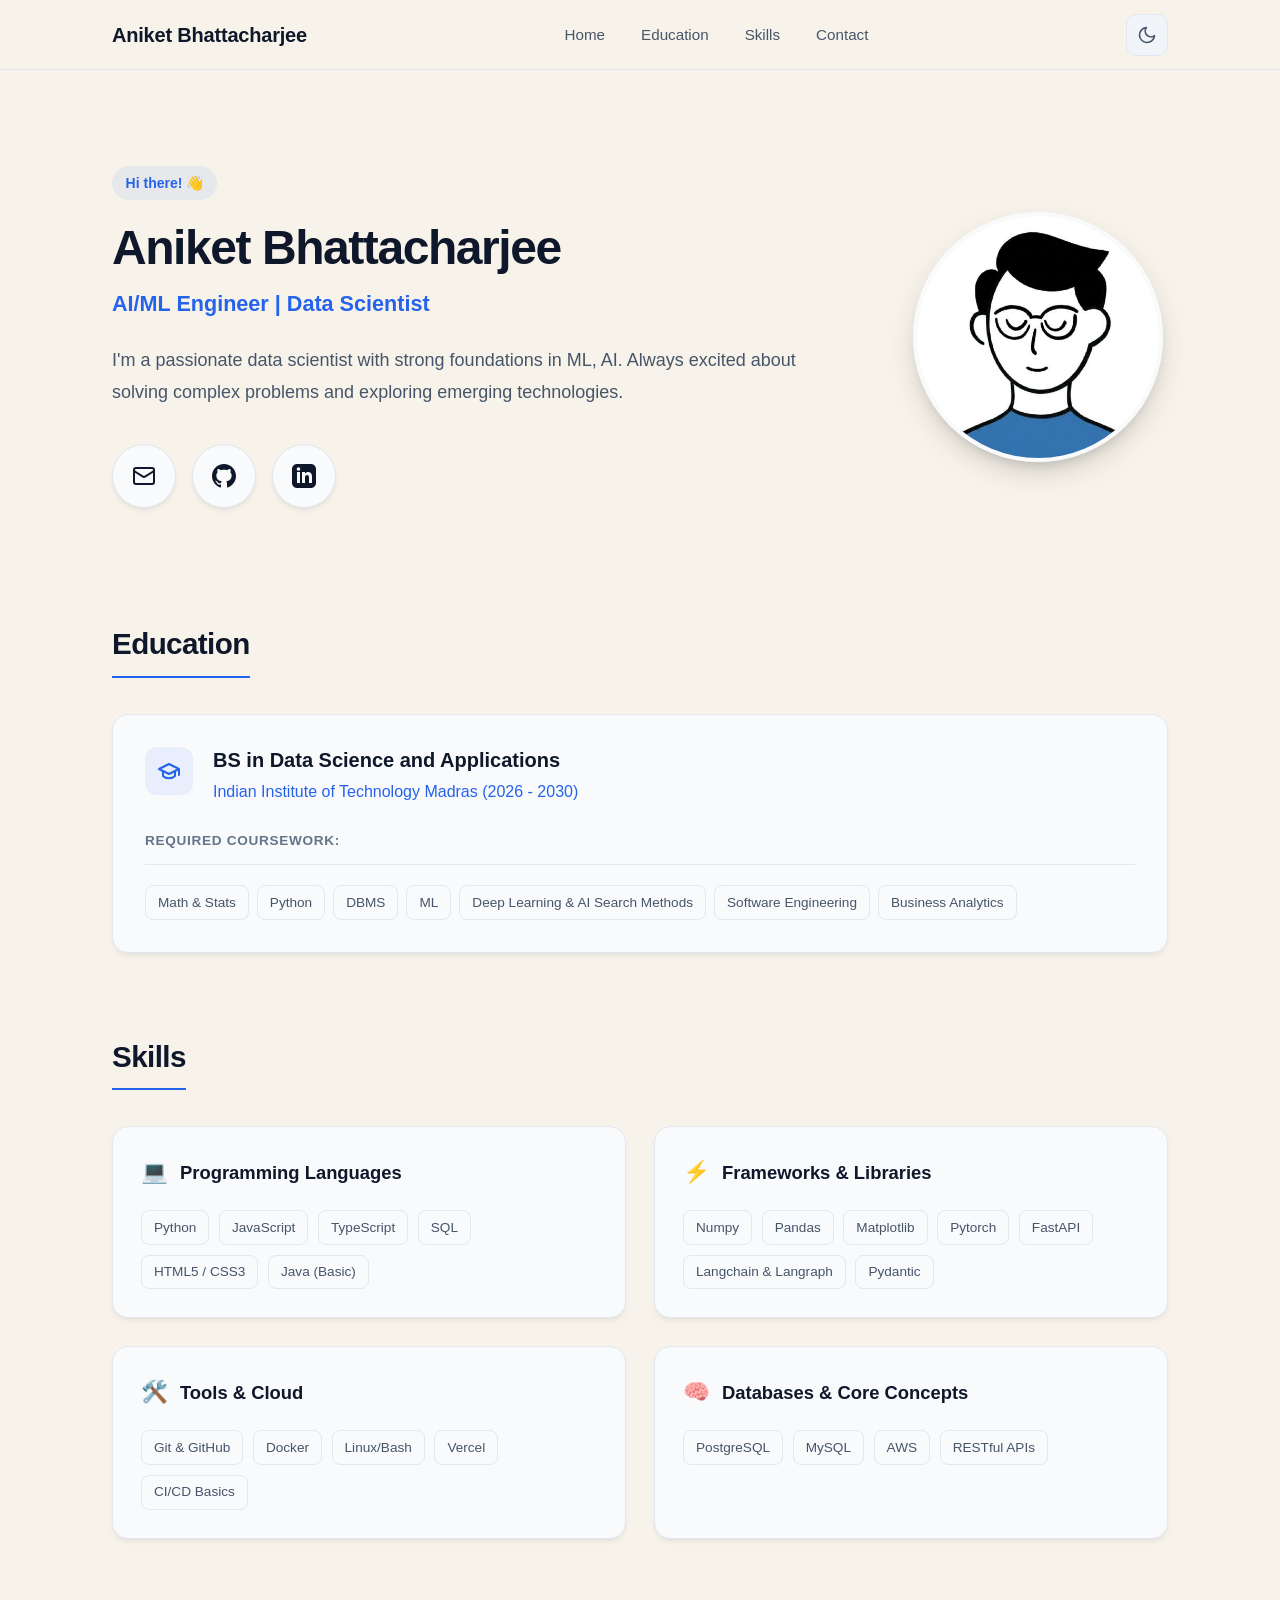
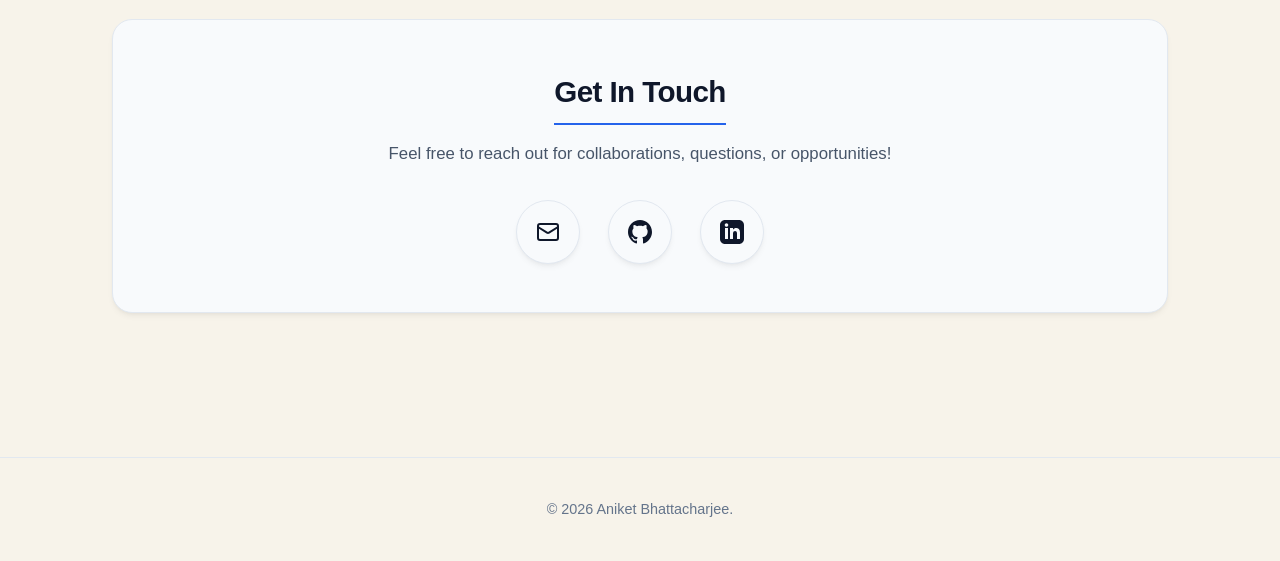
<file: index.html>
<!DOCTYPE html>
<html lang="en">
<head>
    <meta charset="UTF-8">
    <meta name="viewport" content="width=device-width, initial-scale=1.0">
    <meta name="description" content="Aniket Bhattacharjee - Portfolio">
    <title>Aniket Bhattacharjee</title>
    <!-- Prevent theme flash -->
    <script>
        (function() {
            const savedTheme = localStorage.getItem('theme');
            const prefersDark = window.matchMedia('(prefers-color-scheme: dark)').matches;
            const theme = savedTheme || (prefersDark ? 'dark' : 'light');
            document.documentElement.setAttribute('data-theme', theme);
        })();
        window.si = window.si || function () { (window.siq = window.siq || []).push(arguments); };
        
    </script>
    <script defer src="/script.js"></script>

    <link rel="stylesheet" href="styles.css">
    <link rel="icon" type="image/jpeg" href="src/assests/pf.jpg">
</head>
<body>
    <header class="header">
        <nav class="nav">
            <a href="#" class="nav-brand">Aniket Bhattacharjee</a>
            <ul class="nav-links">
                <li><a href="#hero">Home</a></li>
                <li><a href="#education">Education</a></li>
                <li><a href="#skills">Skills</a></li>
                <!-- <li><a href="#projects">Projects</a></li> -->
                <li><a href="#contact">Contact</a></li>
            </ul>
            <button class="theme-toggle" id="themeToggle" aria-label="Toggle theme" title="Toggle theme">
                <!-- Sun Icon for Dark Mode (click to switch to light) -->
                <svg class="sun-icon" xmlns="http://www.w3.org/2000/svg" width="20" height="20" viewBox="0 0 24 24" fill="none" stroke="currentColor" stroke-width="2" stroke-linecap="round" stroke-linejoin="round">
                    <circle cx="12" cy="12" r="5"></circle>
                    <line x1="12" y1="1" x2="12" y2="3"></line>
                    <line x1="12" y1="21" x2="12" y2="23"></line>
                    <line x1="4.22" y1="4.22" x2="5.64" y2="5.64"></line>
                    <line x1="18.36" y1="18.36" x2="19.78" y2="19.78"></line>
                    <line x1="1" y1="12" x2="3" y2="12"></line>
                    <line x1="21" y1="12" x2="23" y2="12"></line>
                    <line x1="4.22" y1="19.78" x2="5.64" y2="18.36"></line>
                    <line x1="18.36" y1="5.64" x2="19.78" y2="4.22"></line>
                </svg>
                <!-- Moon Icon for Light Mode (click to switch to dark) -->
                <svg class="moon-icon" xmlns="http://www.w3.org/2000/svg" width="20" height="20" viewBox="0 0 24 24" fill="none" stroke="currentColor" stroke-width="2" stroke-linecap="round" stroke-linejoin="round">
                    <path d="M21 12.79A9 9 0 1 1 11.21 3 7 7 0 0 0 21 12.79z"></path>
                </svg>
            </button>
        </nav>
    </header>

    <main class="main">
        <!-- Hero Section -->
        <section id="hero" class="hero">
            <div class="hero-content">
                <div class="hero-greeting">Hi there! 👋</div>
                <h1 class="hero-name">Aniket Bhattacharjee</h1>
                <p class="hero-title">AI/ML Engineer | Data Scientist</p>
                <p class="hero-bio">
                    I'm a passionate data scientist with strong foundations in ML, AI.
                    Always excited about solving complex problems and exploring emerging technologies.
                </p>
                <div class="hero-links">
                <a href="mailto:aniketcodes101@zohomail.in" class="contact-icon-btn" aria-label="Email" title="Email">
                    <svg xmlns="http://www.w3.org/2000/svg" width="24" height="24" viewBox="0 0 24 24" fill="none" stroke="currentColor" stroke-width="2" stroke-linecap="round" stroke-linejoin="round">
                        <rect width="20" height="16" x="2" y="4" rx="2"></rect>
                        <path d="m22 7-8.97 5.7a1.94 1.94 0 0 1-2.06 0L2 7"></path>
                    </svg>
                </a>

                <a href="https://github.com/aniketcodes101" target="_blank" rel="noopener noreferrer" class="contact-icon-btn" aria-label="GitHub" title="GitHub">
                    <svg xmlns="http://www.w3.org/2000/svg" width="24" height="24" viewBox="0 0 24 24" fill="currentColor">
                        <path d="M12 0c-6.626 0-12 5.373-12 12 0 5.302 3.438 9.8 8.207 11.387.599.111.793-.261.793-.577v-2.234c-3.338.726-4.033-1.416-4.033-1.416-.546-1.387-1.333-1.756-1.333-1.756-1.089-.745.083-.729.083-.729 1.205.084 1.839 1.237 1.839 1.237 1.07 1.834 2.807 1.304 3.492.997.107-.775.418-1.305.762-1.604-2.665-.305-5.467-1.334-5.467-5.931 0-1.311.469-2.381 1.236-3.221-.124-.303-.535-1.524.117-3.176 0 0 1.008-.322 3.301 1.23.957-.266 1.983-.399 3.003-.404 1.02.005 2.047.138 3.006.404 2.291-1.552 3.297-1.23 3.297-1.23.653 1.653.242 2.874.118 3.176.77.84 1.235 1.911 1.235 3.221 0 4.609-2.807 5.624-5.479 5.921.43.372.823 1.102.823 2.222v3.293c0 .319.192.694.801.576 4.765-1.589 8.199-6.086 8.199-11.386 0-6.627-5.373-12-12-12z"/>
                    </svg>
                </a>

                <a href="https://www.linkedin.com/in/aniketcodes101/" target="_blank" rel="noopener noreferrer" class="contact-icon-btn" aria-label="LinkedIn" title="LinkedIn">
                    <svg xmlns="http://www.w3.org/2000/svg" width="24" height="24" viewBox="0 0 24 24" fill="currentColor">
                        <path d="M19 0h-14c-2.761 0-5 2.239-5 5v14c0 2.761 2.239 5 5 5h14c2.762 0 5-2.239 5-5v-14c0-2.761-2.238-5-5-5zm-11 19h-3v-11h3v11zm-1.5-12.268c-.966 0-1.75-.79-1.75-1.764s.784-1.764 1.75-1.764 1.75.79 1.75 1.764-.783 1.764-1.75 1.764zm13.5 12.268h-3v-5.604c0-3.368-4-3.113-4 0v5.604h-3v-11h3v1.765c1.396-2.586 7-2.777 7 2.476v6.759z"/>
                    </svg>
                </a>
            </div>
            </div>
            <div class="hero-image">
                <img src="src/assests/pf.jpg" alt="Aniket Bhattacharjee" class="headshot">
            </div>
        </section>

        <!-- Education Section -->
        <section id="education" class="section">
            <h2 class="section-title">Education</h2>
            <div class="education-grid">
                <article class="education-card">
                    <div class="education-header">
                        <div class="education-icon-box">
                            <svg xmlns="http://www.w3.org/2000/svg" width="24" height="24" viewBox="0 0 24 24" fill="none" stroke="currentColor" stroke-width="2" stroke-linecap="round" stroke-linejoin="round">
                                <path d="M22 10v6M2 10l10-5 10 5-10 5z"></path>
                                <path d="M6 12v5c3 3 9 3 12 0v-5"></path>
                            </svg>
                        </div>
                        <div class="education-details">
                            <h3 class="education-degree">BS in Data Science and Applications</h3>
                            <p class="education-institution">Indian Institute of Technology Madras            (2026 - 2030) </p>
                        </div>
                    </div>
                    <div class="education-body">
                        <span class="coursework-label">Required Coursework:</span>
                        <div class="education-coursework">
                            
                            <div class="coursework-tags">
                                <span class="tag">Math & Stats</span>
                                <span class="tag">Python</span>
                                <span class="tag">DBMS</span>
                                <span class="tag">ML</span>
                                <span class="tag">Deep Learning & AI Search Methods</span>
                                <span class="tag">Software Engineering </span>
                                <span class="tag">Business Analytics</span>
                            </div>
                        </div>
                    </div>
                </article>
            </div>
        </section>

        <!-- Skills Section -->
        <section id="skills" class="section">
            <h2 class="section-title">Skills</h2>
            <div class="skills-grid">
                <div class="skill-category">
                    <div class="skill-category-header">
                        <div class="category-icon">💻</div>
                        <h3 class="skill-category-title">Programming Languages</h3>
                    </div>
                    <div class="skill-tags">
                        <span class="tag">Python</span>
                        <span class="tag">JavaScript</span>
                        <span class="tag">TypeScript</span>
                        <span class="tag">SQL</span>
                        <span class="tag">HTML5 / CSS3</span>
                        <span class="tag">Java (Basic)</span>
                    </div>
                </div>

                <div class="skill-category">
                    <div class="skill-category-header">
                        <div class="category-icon">⚡</div>
                        <h3 class="skill-category-title">Frameworks & Libraries</h3>
                    </div>
                    <div class="skill-tags">
                        <span class="tag">Numpy</span>
                        <span class="tag">Pandas</span>
                        <span class="tag">Matplotlib</span>
                        <span class="tag">Pytorch</span>
                        <span class="tag">FastAPI</span>
                        <span class="tag">Langchain & Langraph</span>
                        <span class="tag">Pydantic</span>
                    </div>
                </div>

                <div class="skill-category">
                    <div class="skill-category-header">
                        <div class="category-icon">🛠️</div>
                        <h3 class="skill-category-title">Tools & Cloud</h3>
                    </div>
                    <div class="skill-tags">
                        <span class="tag">Git & GitHub</span>
                        <span class="tag">Docker</span>
                        <span class="tag">Linux/Bash</span>
                        <span class="tag">Vercel</span>
                        <span class="tag">CI/CD Basics</span>
                    </div>
                </div>

                <div class="skill-category">
                    <div class="skill-category-header">
                        <div class="category-icon">🧠</div>
                        <h3 class="skill-category-title">Databases & Core Concepts</h3>
                    </div>
                    <div class="skill-tags">
                        <span class="tag">PostgreSQL</span>
                        <span class="tag">MySQL</span>
                        <span class="tag">AWS</span>
                        <span class="tag">RESTful APIs</span>
                    </div>
                </div>
            </div>
        </section>

        <!-- ======================================================== -->
        <!-- PROJECTS SECTION (Currently commented out)   -->
        <!-- ======================================================== -->
        <!--
        <section id="projects" class="section">
            <h2 class="section-title">Featured Projects</h2>
            <div class="projects-grid">
                <article class="project-card">
                    <h3 class="project-title">Project Name One</h3>
                    <p class="project-description">A high-performance full-stack web application built with modern architecture and scalable design.</p>
                    <div class="project-tags">
                        <span class="tag">React</span>
                        <span class="tag">Node.js</span>
                        <span class="tag">PostgreSQL</span>
                    </div>
                    <a href="https://github.com/aniketcodes101" target="_blank" rel="noopener noreferrer" class="project-link">View on GitHub →</a>
                </article>

                <article class="project-card">
                    <h3 class="project-title">Project Name Two</h3>
                    <p class="project-description">An intelligent data processing and analytics tool with automated workflows and insightful visualizations.</p>
                    <div class="project-tags">
                        <span class="tag">Python</span>
                        <span class="tag">FastAPI</span>
                        <span class="tag">Docker</span>
                    </div>
                    <a href="https://github.com/aniketcodes101" target="_blank" rel="noopener noreferrer" class="project-link">View on GitHub →</a>
                </article>

                <article class="project-card">
                    <h3 class="project-title">Project Name Three</h3>
                    <p class="project-description">A modern cloud-native system featuring microservices communication, real-time messaging, and high availability.</p>
                    <div class="project-tags">
                        <span class="tag">TypeScript</span>
                        <span class="tag">Redis</span>
                        <span class="tag">AWS</span>
                    </div>
                    <a href="https://github.com/aniketcodes101" target="_blank" rel="noopener noreferrer" class="project-link">View on GitHub →</a>
                </article>
            </div>
        </section>
    -->

        <!-- Contact Section -->
        <section id="contact" class="section contact-section">
            <div class="contact-header-wrap">
                <h2 class="section-title">Get In Touch</h2>
                <p class="contact-subtitle">
                    Feel free to reach out for collaborations, questions, or opportunities!
                </p>
            </div>

            <div class="contact-icons-row">
                <a href="mailto:aniketcodes101@zohomail.in" class="contact-icon-btn" aria-label="Email" title="Email">
                    <svg xmlns="http://www.w3.org/2000/svg" width="24" height="24" viewBox="0 0 24 24" fill="none" stroke="currentColor" stroke-width="2" stroke-linecap="round" stroke-linejoin="round">
                        <rect width="20" height="16" x="2" y="4" rx="2"></rect>
                        <path d="m22 7-8.97 5.7a1.94 1.94 0 0 1-2.06 0L2 7"></path>
                    </svg>
                </a>

                <a href="https://github.com/aniketcodes101" target="_blank" rel="noopener noreferrer" class="contact-icon-btn" aria-label="GitHub" title="GitHub">
                    <svg xmlns="http://www.w3.org/2000/svg" width="24" height="24" viewBox="0 0 24 24" fill="currentColor">
                        <path d="M12 0c-6.626 0-12 5.373-12 12 0 5.302 3.438 9.8 8.207 11.387.599.111.793-.261.793-.577v-2.234c-3.338.726-4.033-1.416-4.033-1.416-.546-1.387-1.333-1.756-1.333-1.756-1.089-.745.083-.729.083-.729 1.205.084 1.839 1.237 1.839 1.237 1.07 1.834 2.807 1.304 3.492.997.107-.775.418-1.305.762-1.604-2.665-.305-5.467-1.334-5.467-5.931 0-1.311.469-2.381 1.236-3.221-.124-.303-.535-1.524.117-3.176 0 0 1.008-.322 3.301 1.23.957-.266 1.983-.399 3.003-.404 1.02.005 2.047.138 3.006.404 2.291-1.552 3.297-1.23 3.297-1.23.653 1.653.242 2.874.118 3.176.77.84 1.235 1.911 1.235 3.221 0 4.609-2.807 5.624-5.479 5.921.43.372.823 1.102.823 2.222v3.293c0 .319.192.694.801.576 4.765-1.589 8.199-6.086 8.199-11.386 0-6.627-5.373-12-12-12z"/>
                    </svg>
                </a>

                <a href="https://www.linkedin.com/in/aniketcodes101/" target="_blank" rel="noopener noreferrer" class="contact-icon-btn" aria-label="LinkedIn" title="LinkedIn">
                    <svg xmlns="http://www.w3.org/2000/svg" width="24" height="24" viewBox="0 0 24 24" fill="currentColor">
                        <path d="M19 0h-14c-2.761 0-5 2.239-5 5v14c0 2.761 2.239 5 5 5h14c2.762 0 5-2.239 5-5v-14c0-2.761-2.238-5-5-5zm-11 19h-3v-11h3v11zm-1.5-12.268c-.966 0-1.75-.79-1.75-1.764s.784-1.764 1.75-1.764 1.75.79 1.75 1.764-.783 1.764-1.75 1.764zm13.5 12.268h-3v-5.604c0-3.368-4-3.113-4 0v5.604h-3v-11h3v1.765c1.396-2.586 7-2.777 7 2.476v6.759z"/>
                    </svg>
                </a>
            </div>
        </section>
    </main>

    <footer class="footer">
        <p>© 2026 Aniket Bhattacharjee.</p>
    </footer>

    <script src="script.js"></script>
</body>
</html>
</file>
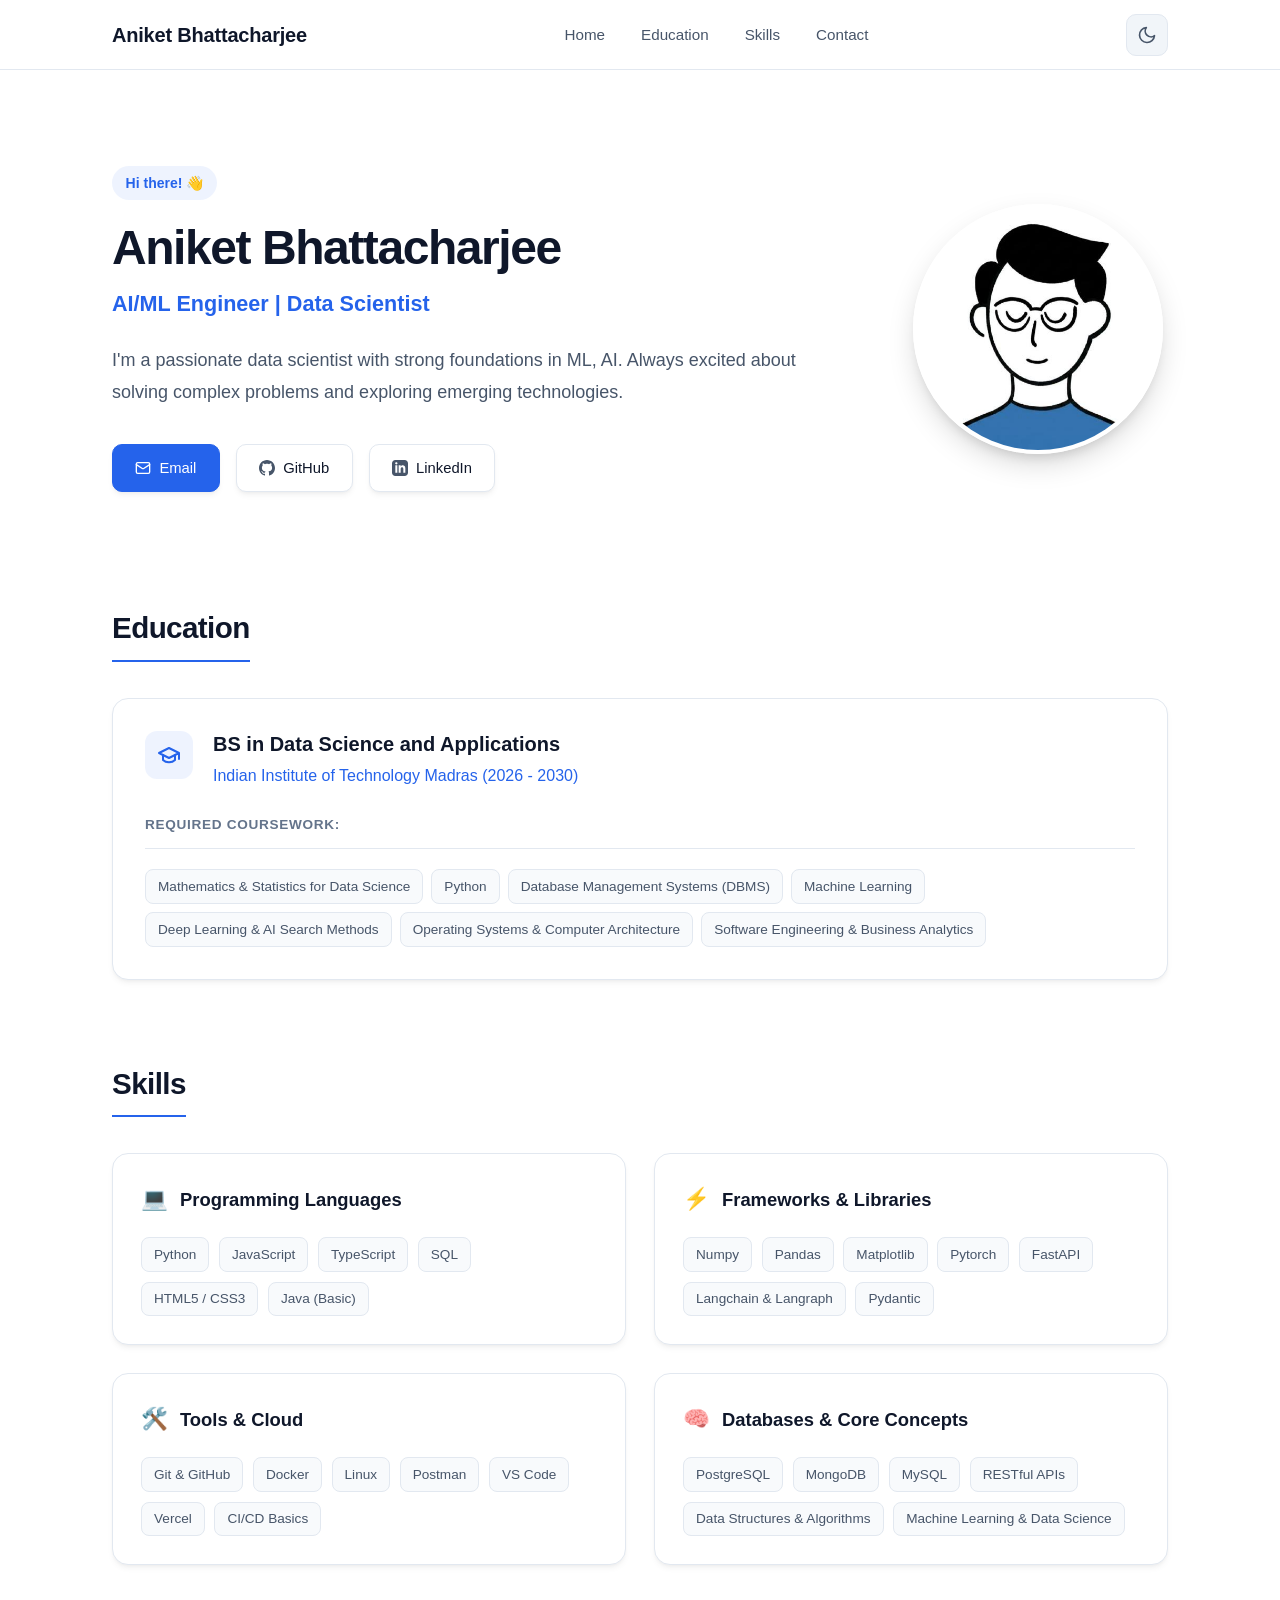
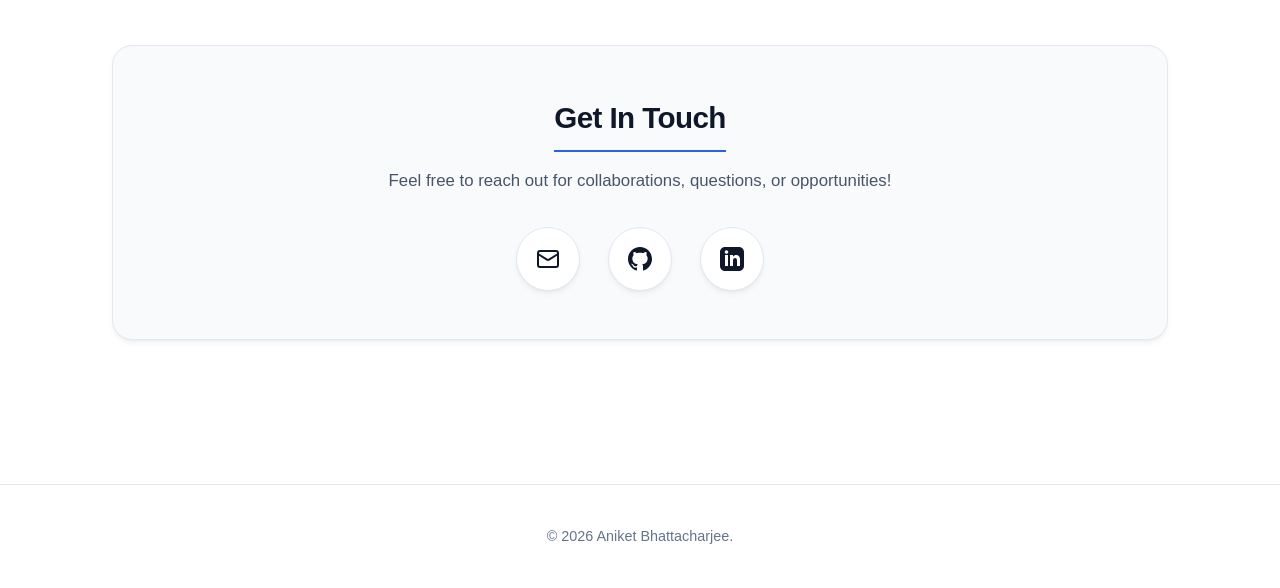
<file: src/index.html>
<!DOCTYPE html>
<html lang="en">
<head>
    <meta charset="UTF-8">
    <meta name="viewport" content="width=device-width, initial-scale=1.0">
    <meta name="description" content="Aniket Bhattacharjee - Portfolio">
    <title>Aniket Bhattacharjee</title>
    <!-- Prevent theme flash -->
    <script>
        (function() {
            const savedTheme = localStorage.getItem('theme');
            const prefersDark = window.matchMedia('(prefers-color-scheme: dark)').matches;
            const theme = savedTheme || (prefersDark ? 'dark' : 'light');
            document.documentElement.setAttribute('data-theme', theme);
        })();
    </script>
    <link rel="stylesheet" href="styles.css">
    <link rel="icon" type="image/jpeg" href="./assests/pf.jpg">
</head>
<body>
    <header class="header">
        <nav class="nav">
            <a href="#" class="nav-brand">Aniket Bhattacharjee</a>
            <ul class="nav-links">
                <li><a href="#hero">Home</a></li>
                <li><a href="#education">Education</a></li>
                <li><a href="#skills">Skills</a></li>
                <!-- <li><a href="#projects">Projects</a></li> -->
                <li><a href="#contact">Contact</a></li>
            </ul>
            <button class="theme-toggle" id="themeToggle" aria-label="Toggle theme" title="Toggle theme">
                <!-- Sun Icon for Dark Mode (click to switch to light) -->
                <svg class="sun-icon" xmlns="http://www.w3.org/2000/svg" width="20" height="20" viewBox="0 0 24 24" fill="none" stroke="currentColor" stroke-width="2" stroke-linecap="round" stroke-linejoin="round">
                    <circle cx="12" cy="12" r="5"></circle>
                    <line x1="12" y1="1" x2="12" y2="3"></line>
                    <line x1="12" y1="21" x2="12" y2="23"></line>
                    <line x1="4.22" y1="4.22" x2="5.64" y2="5.64"></line>
                    <line x1="18.36" y1="18.36" x2="19.78" y2="19.78"></line>
                    <line x1="1" y1="12" x2="3" y2="12"></line>
                    <line x1="21" y1="12" x2="23" y2="12"></line>
                    <line x1="4.22" y1="19.78" x2="5.64" y2="18.36"></line>
                    <line x1="18.36" y1="5.64" x2="19.78" y2="4.22"></line>
                </svg>
                <!-- Moon Icon for Light Mode (click to switch to dark) -->
                <svg class="moon-icon" xmlns="http://www.w3.org/2000/svg" width="20" height="20" viewBox="0 0 24 24" fill="none" stroke="currentColor" stroke-width="2" stroke-linecap="round" stroke-linejoin="round">
                    <path d="M21 12.79A9 9 0 1 1 11.21 3 7 7 0 0 0 21 12.79z"></path>
                </svg>
            </button>
        </nav>
    </header>

    <main class="main">
        <!-- Hero Section -->
        <section id="hero" class="hero">
            <div class="hero-content">
                <div class="hero-greeting">Hi there! 👋</div>
                <h1 class="hero-name">Aniket Bhattacharjee</h1>
                <p class="hero-title">AI/ML Engineer | Data Scientist</p>
                <p class="hero-bio">
                    I'm a passionate data scientist with strong foundations in ML, AI.
                    Always excited about solving complex problems and exploring emerging technologies.
                </p>
                <div class="hero-links">
                    <a href="mailto:aniketcodes101@zohomail.in" class="link-btn link-btn-primary">
                        <svg class="btn-icon" xmlns="http://www.w3.org/2000/svg" width="16" height="16" viewBox="0 0 24 24" fill="none" stroke="currentColor" stroke-width="2" stroke-linecap="round" stroke-linejoin="round">
                            <rect width="20" height="16" x="2" y="4" rx="2"></rect>
                            <path d="m22 7-8.97 5.7a1.94 1.94 0 0 1-2.06 0L2 7"></path>
                        </svg>
                        Email
                    </a>
                    <a href="https://github.com/aniketcodes101" target="_blank" rel="noopener noreferrer" class="link-btn">
                        <svg class="btn-icon" xmlns="http://www.w3.org/2000/svg" width="16" height="16" viewBox="0 0 24 24" fill="currentColor">
                            <path d="M12 0c-6.626 0-12 5.373-12 12 0 5.302 3.438 9.8 8.207 11.387.599.111.793-.261.793-.577v-2.234c-3.338.726-4.033-1.416-4.033-1.416-.546-1.387-1.333-1.756-1.333-1.756-1.089-.745.083-.729.083-.729 1.205.084 1.839 1.237 1.839 1.237 1.07 1.834 2.807 1.304 3.492.997.107-.775.418-1.305.762-1.604-2.665-.305-5.467-1.334-5.467-5.931 0-1.311.469-2.381 1.236-3.221-.124-.303-.535-1.524.117-3.176 0 0 1.008-.322 3.301 1.23.957-.266 1.983-.399 3.003-.404 1.02.005 2.047.138 3.006.404 2.291-1.552 3.297-1.23 3.297-1.23.653 1.653.242 2.874.118 3.176.77.84 1.235 1.911 1.235 3.221 0 4.609-2.807 5.624-5.479 5.921.43.372.823 1.102.823 2.222v3.293c0 .319.192.694.801.576 4.765-1.589 8.199-6.086 8.199-11.386 0-6.627-5.373-12-12-12z"/>
                        </svg>
                        GitHub
                    </a>
                    <a href="https://www.linkedin.com/in/aniketcodes101/" target="_blank" rel="noopener noreferrer" class="link-btn">
                        <svg class="btn-icon" xmlns="http://www.w3.org/2000/svg" width="16" height="16" viewBox="0 0 24 24" fill="currentColor">
                            <path d="M19 0h-14c-2.761 0-5 2.239-5 5v14c0 2.761 2.239 5 5 5h14c2.762 0 5-2.239 5-5v-14c0-2.761-2.238-5-5-5zm-11 19h-3v-11h3v11zm-1.5-12.268c-.966 0-1.75-.79-1.75-1.764s.784-1.764 1.75-1.764 1.75.79 1.75 1.764-.783 1.764-1.75 1.764zm13.5 12.268h-3v-5.604c0-3.368-4-3.113-4 0v5.604h-3v-11h3v1.765c1.396-2.586 7-2.777 7 2.476v6.759z"/>
                        </svg>
                        LinkedIn
                    </a>
                </div>
            </div>
            <div class="hero-image">
                <img src="./assests/pf.jpg" alt="Aniket Bhattacharjee" class="headshot">
            </div>
        </section>

        <!-- Education Section -->
        <section id="education" class="section">
            <h2 class="section-title">Education</h2>
            <div class="education-grid">
                <article class="education-card">
                    <div class="education-header">
                        <div class="education-icon-box">
                            <svg xmlns="http://www.w3.org/2000/svg" width="24" height="24" viewBox="0 0 24 24" fill="none" stroke="currentColor" stroke-width="2" stroke-linecap="round" stroke-linejoin="round">
                                <path d="M22 10v6M2 10l10-5 10 5-10 5z"></path>
                                <path d="M6 12v5c3 3 9 3 12 0v-5"></path>
                            </svg>
                        </div>
                        <div class="education-details">
                            <h3 class="education-degree">BS in Data Science and Applications</h3>
                            <p class="education-institution">Indian Institute of Technology Madras            (2026 - 2030) </p>
                        </div>
                    </div>
                    <div class="education-body">
                        <span class="coursework-label">Required Coursework:</span>
                        <div class="education-coursework">
                            
                            <div class="coursework-tags">
                                <span class="tag">Mathematics & Statistics for Data Science</span>
                                <span class="tag">Python</span>
                                <span class="tag">Database Management Systems (DBMS)</span>
                                <span class="tag">Machine Learning</span>
                                <span class="tag">Deep Learning & AI Search Methods</span>
                                <span class="tag">Operating Systems & Computer Architecture</span>
                                <span class="tag">Software Engineering & Business Analytics</span>
                            </div>
                        </div>
                    </div>
                </article>
            </div>
        </section>

        <!-- Skills Section -->
        <section id="skills" class="section">
            <h2 class="section-title">Skills</h2>
            <div class="skills-grid">
                <div class="skill-category">
                    <div class="skill-category-header">
                        <div class="category-icon">💻</div>
                        <h3 class="skill-category-title">Programming Languages</h3>
                    </div>
                    <div class="skill-tags">
                        <span class="tag">Python</span>
                        <span class="tag">JavaScript</span>
                        <span class="tag">TypeScript</span>
                        <span class="tag">SQL</span>
                        <span class="tag">HTML5 / CSS3</span>
                        <span class="tag">Java (Basic)</span>
                    </div>
                </div>

                <div class="skill-category">
                    <div class="skill-category-header">
                        <div class="category-icon">⚡</div>
                        <h3 class="skill-category-title">Frameworks & Libraries</h3>
                    </div>
                    <div class="skill-tags">
                        <span class="tag">Numpy</span>
                        <span class="tag">Pandas</span>
                        <span class="tag">Matplotlib</span>
                        <span class="tag">Pytorch</span>
                        <span class="tag">FastAPI</span>
                        <span class="tag">Langchain & Langraph</span>
                        <span class="tag">Pydantic</span>
                    </div>
                </div>

                <div class="skill-category">
                    <div class="skill-category-header">
                        <div class="category-icon">🛠️</div>
                        <h3 class="skill-category-title">Tools & Cloud</h3>
                    </div>
                    <div class="skill-tags">
                        <span class="tag">Git & GitHub</span>
                        <span class="tag">Docker</span>
                        <span class="tag">Linux</span>
                        <span class="tag">Postman</span>
                        <span class="tag">VS Code</span>
                        <span class="tag">Vercel</span>
                        <span class="tag">CI/CD Basics</span>
                    </div>
                </div>

                <div class="skill-category">
                    <div class="skill-category-header">
                        <div class="category-icon">🧠</div>
                        <h3 class="skill-category-title">Databases & Core Concepts</h3>
                    </div>
                    <div class="skill-tags">
                        <span class="tag">PostgreSQL</span>
                        <span class="tag">MongoDB</span>
                        <span class="tag">MySQL</span>
                        <span class="tag">RESTful APIs</span>
                        <span class="tag">Data Structures & Algorithms</span>
                        <span class="tag">Machine Learning & Data Science</span>
                    </div>
                </div>
            </div>
        </section>

        <!-- ======================================================== -->
        <!-- PROJECTS SECTION (Currently commented out)   -->
        <!-- ======================================================== -->
        <!--
        <section id="projects" class="section">
            <h2 class="section-title">Featured Projects</h2>
            <div class="projects-grid">
                <article class="project-card">
                    <h3 class="project-title">Project Name One</h3>
                    <p class="project-description">A high-performance full-stack web application built with modern architecture and scalable design.</p>
                    <div class="project-tags">
                        <span class="tag">React</span>
                        <span class="tag">Node.js</span>
                        <span class="tag">PostgreSQL</span>
                    </div>
                    <a href="https://github.com/aniketcodes101" target="_blank" rel="noopener noreferrer" class="project-link">View on GitHub →</a>
                </article>

                <article class="project-card">
                    <h3 class="project-title">Project Name Two</h3>
                    <p class="project-description">An intelligent data processing and analytics tool with automated workflows and insightful visualizations.</p>
                    <div class="project-tags">
                        <span class="tag">Python</span>
                        <span class="tag">FastAPI</span>
                        <span class="tag">Docker</span>
                    </div>
                    <a href="https://github.com/aniketcodes101" target="_blank" rel="noopener noreferrer" class="project-link">View on GitHub →</a>
                </article>

                <article class="project-card">
                    <h3 class="project-title">Project Name Three</h3>
                    <p class="project-description">A modern cloud-native system featuring microservices communication, real-time messaging, and high availability.</p>
                    <div class="project-tags">
                        <span class="tag">TypeScript</span>
                        <span class="tag">Redis</span>
                        <span class="tag">AWS</span>
                    </div>
                    <a href="https://github.com/aniketcodes101" target="_blank" rel="noopener noreferrer" class="project-link">View on GitHub →</a>
                </article>
            </div>
        </section>
    -->

        <!-- Contact Section -->
        <section id="contact" class="section contact-section">
            <div class="contact-header-wrap">
                <h2 class="section-title">Get In Touch</h2>
                <p class="contact-subtitle">
                    Feel free to reach out for collaborations, questions, or opportunities!
                </p>
            </div>

            <div class="contact-icons-row">
                <a href="mailto:aniketcodes101@zohomail.in" class="contact-icon-btn" aria-label="Email" title="Email">
                    <svg xmlns="http://www.w3.org/2000/svg" width="24" height="24" viewBox="0 0 24 24" fill="none" stroke="currentColor" stroke-width="2" stroke-linecap="round" stroke-linejoin="round">
                        <rect width="20" height="16" x="2" y="4" rx="2"></rect>
                        <path d="m22 7-8.97 5.7a1.94 1.94 0 0 1-2.06 0L2 7"></path>
                    </svg>
                </a>

                <a href="https://github.com/aniketcodes101" target="_blank" rel="noopener noreferrer" class="contact-icon-btn" aria-label="GitHub" title="GitHub">
                    <svg xmlns="http://www.w3.org/2000/svg" width="24" height="24" viewBox="0 0 24 24" fill="currentColor">
                        <path d="M12 0c-6.626 0-12 5.373-12 12 0 5.302 3.438 9.8 8.207 11.387.599.111.793-.261.793-.577v-2.234c-3.338.726-4.033-1.416-4.033-1.416-.546-1.387-1.333-1.756-1.333-1.756-1.089-.745.083-.729.083-.729 1.205.084 1.839 1.237 1.839 1.237 1.07 1.834 2.807 1.304 3.492.997.107-.775.418-1.305.762-1.604-2.665-.305-5.467-1.334-5.467-5.931 0-1.311.469-2.381 1.236-3.221-.124-.303-.535-1.524.117-3.176 0 0 1.008-.322 3.301 1.23.957-.266 1.983-.399 3.003-.404 1.02.005 2.047.138 3.006.404 2.291-1.552 3.297-1.23 3.297-1.23.653 1.653.242 2.874.118 3.176.77.84 1.235 1.911 1.235 3.221 0 4.609-2.807 5.624-5.479 5.921.43.372.823 1.102.823 2.222v3.293c0 .319.192.694.801.576 4.765-1.589 8.199-6.086 8.199-11.386 0-6.627-5.373-12-12-12z"/>
                    </svg>
                </a>

                <a href="https://www.linkedin.com/in/aniketcodes101/" target="_blank" rel="noopener noreferrer" class="contact-icon-btn" aria-label="LinkedIn" title="LinkedIn">
                    <svg xmlns="http://www.w3.org/2000/svg" width="24" height="24" viewBox="0 0 24 24" fill="currentColor">
                        <path d="M19 0h-14c-2.761 0-5 2.239-5 5v14c0 2.761 2.239 5 5 5h14c2.762 0 5-2.239 5-5v-14c0-2.761-2.238-5-5-5zm-11 19h-3v-11h3v11zm-1.5-12.268c-.966 0-1.75-.79-1.75-1.764s.784-1.764 1.75-1.764 1.75.79 1.75 1.764-.783 1.764-1.75 1.764zm13.5 12.268h-3v-5.604c0-3.368-4-3.113-4 0v5.604h-3v-11h3v1.765c1.396-2.586 7-2.777 7 2.476v6.759z"/>
                    </svg>
                </a>
            </div>
        </section>
    </main>

    <footer class="footer">
        <p>© 2026 Aniket Bhattacharjee.</p>
    </footer>

    <script src="script.js"></script>
</body>
</html>
</file>
<file: styles.css>
:root {
    --bg-primary: #F7F3EA;
    --bg-secondary: #f8fafc;
    --bg-tertiary: #f1f5f9;
    --text-primary: #0f172a;
    --text-secondary: #475569;
    --text-muted: #64748b;
    --accent: #2563eb;
    --accent-hover: #1d4ed8;
    --accent-light: rgba(37, 99, 235, 0.08);
    --border-color: #e2e8f0;
    --card-bg: #f8fafc;
    --card-shadow: 0 4px 6px -1px rgba(0, 0, 0, 0.05), 0 2px 4px -2px rgba(0, 0, 0, 0.05);
    --card-shadow-hover: 0 12px 24px -4px rgba(0, 0, 0, 0.08), 0 4px 6px -2px rgba(0, 0, 0, 0.04);
    --font-sans: -apple-system, BlinkMacSystemFont, 'Segoe UI', Roboto, 'Helvetica Neue', Arial, sans-serif;
    --font-mono: 'SF Mono', 'Fira Code', 'Fira Mono', Menlo, Consolas, monospace;
    --max-width: 1120px;
    --header-height: 70px;
    --background-color: #fdfbd4;
}

[data-theme="dark"] {
    --bg-primary: #101417;
    --bg-secondary: #181F23;
    --bg-tertiary: #181F23;
    --text-primary: #f8fafc;
    --text-secondary: #cbd5e1;
    --text-muted: #94a3b8;
    --accent: #3b82f6;
    --accent-hover: #60a5fa;
    --accent-light: rgba(59, 130, 246, 0.15);
    --border-color: #2C3840;
    --card-bg: #181F23;
    --card-shadow: 0 4px 6px -1px rgba(0, 0, 0, 0.3), 0 2px 4px -2px rgba(0, 0, 0, 0.2);
    --card-shadow-hover: 0 12px 24px -4px rgba(0, 0, 0, 0.45), 0 4px 8px -2px rgba(0, 0, 0, 0.3);
}

* {
    margin: 0;
    padding: 0;
    box-sizing: border-box;
}

html {
    scroll-behavior: smooth;
}

body {
    font-family: var(--font-sans);
    background-color: var(--bg-primary);
    color: var(--text-primary);
    line-height: 1.6;
    transition: background-color 0.25s ease, color 0.25s ease;
    min-height: 100vh;
    display: flex;
    flex-direction: column;
}

a {
    color: var(--accent);
    text-decoration: none;
    transition: color 0.2s ease;
}

a:hover {
    color: var(--accent-hover);
}

/* Header & Navigation */
.header {
    position: sticky;
    top: 0;
    z-index: 100;
    background-color: var(--bg-primary);
    border-bottom: 1px solid var(--border-color);
    height: var(--header-height);
    backdrop-filter: blur(12px);
    transition: background-color 0.25s ease, border-color 0.25s ease;
}

.nav {
    max-width: var(--max-width);
    margin: 0 auto;
    padding: 0 2rem;
    height: 100%;
    display: flex;
    align-items: center;
    justify-content: space-between;
    gap: 2rem;
}

.nav-brand {
    font-size: 1.25rem;
    font-weight: 700;
    color: var(--text-primary);
    text-decoration: none;
    letter-spacing: -0.01em;
    white-space: nowrap;
    transition: color 0.2s ease;
}

.nav-brand:hover {
    color: var(--accent);
    text-decoration: none;
}

.nav-links {
    display: flex;
    align-items: center;
    gap: 2.25rem;
    list-style: none;
}

.nav-links a {
    font-size: 0.95rem;
    color: var(--text-secondary);
    font-weight: 500;
    padding: 0.35rem 0;
    position: relative;
    transition: color 0.2s ease;
}

.nav-links a::after {
    content: '';
    position: absolute;
    bottom: 0;
    left: 0;
    width: 0;
    height: 2px;
    background-color: var(--accent);
    transition: width 0.25s ease;
}

.nav-links a:hover::after {
    width: 100%;
}

.nav-links a:hover {
    color: var(--accent);
    text-decoration: none;
}

/* Theme Toggle Button */
.theme-toggle {
    background: var(--bg-tertiary);
    border: 1px solid var(--border-color);
    border-radius: 10px;
    padding: 0;
    cursor: pointer;
    display: flex;
    align-items: center;
    justify-content: center;
    width: 42px;
    height: 42px;
    color: var(--text-primary);
    transition: all 0.2s ease;
    flex-shrink: 0;
}

.theme-toggle:hover {
    background-color: var(--accent-light);
    border-color: var(--accent);
    color: var(--accent);
    transform: translateY(-1px);
}

.theme-toggle svg {
    display: block;
    transition: transform 0.3s ease;
}

.theme-toggle .sun-icon {
    display: none;
    color: #f59e0b;
}

.theme-toggle .moon-icon {
    display: block;
    color: var(--text-secondary);
}

[data-theme="dark"] .theme-toggle .sun-icon {
    display: block;
}

[data-theme="dark"] .theme-toggle .moon-icon {
    display: none;
}

/* Main Container */
.main {
    flex: 1;
    max-width: var(--max-width);
    margin: 0 auto;
    padding: 4rem 2rem;
    width: 100%;
}

/* Hero Section */
.hero {
    display: grid;
    grid-template-columns: 1fr 260px;
    gap: 3.5rem;
    align-items: center;
    margin-bottom: 5rem;
    padding: 2rem 0;
}

.hero-content {
    min-width: 0;
}

.hero-greeting {
    display: inline-block;
    padding: 0.35rem 0.85rem;
    background-color: var(--accent-light);
    color: var(--accent);
    border-radius: 9999px;
    font-size: 0.875rem;
    font-weight: 600;
    margin-bottom: 1.25rem;
}

.hero-name {
    font-size: 3rem;
    font-weight: 800;
    line-height: 1.15;
    color: var(--text-primary);
    letter-spacing: -0.03em;
    margin-bottom: 0.75rem;
}

.hero-title {
    font-size: 1.35rem;
    color: var(--accent);
    font-weight: 600;
    margin-bottom: 1.5rem;
}

.hero-bio {
    font-size: 1.125rem;
    color: var(--text-secondary);
    line-height: 1.75;
    max-width: 720px;
}

.hero-links {
    display: flex;
    flex-wrap: wrap;
    gap: 1rem;
    margin-top: 2.25rem;
}

.link-btn {
    gap: 0.5rem;
    padding-left: 1.15rem;
    justify-content: center;

    width: 64px;
    height: 64px;
    border-radius: 50%;
    background-color: var(--card-bg);
    border: 1.5px solid var(--border-color);
    color: var(--text-primary);
    display: flex;
    align-items: center;
    box-shadow: var(--card-shadow);
    transition: all 0.25s cubic-bezier(0.16, 1, 0.3, 1);
    text-decoration: none;
}

.link-btn .btn-icon {
    width: 24px;
    height: 24px;
    color: var(--text-secondary);
    transition: color 0.2s ease;
}

.link-btn:hover {
    background-color: var(--accent-light);
    border-color: var(--accent);
    color: var(--accent);
    transform: translateY(-2px);
    box-shadow: var(--card-shadow-hover);
    text-decoration: none;
}

.link-btn:hover .btn-icon {
    color: var(--accent);
}

.link-btn-primary {
    background-color: var(--accent);
    border-color: var(--accent);
    color: #F7F3EA;
}

.link-btn-primary .btn-icon {
    color: #F7F3EA;
}

.link-btn-primary:hover {
    background-color: var(--accent-hover);
    border-color: var(--accent-hover);
    color: #F7F3EA;
}

.link-btn-primary:hover .btn-icon {
    color: #F7F3EA;
}

.hero-image {
    display: flex;
    justify-content: center;
    align-items: center;
}

.headshot {
    width: 250px;
    height: 250px;
    border-radius: 50%;
    object-fit: cover;
    border: 4px solid var(--card-bg);
    box-shadow: 0 12px 30px -5px rgba(0, 0, 0, 0.18), 0 8px 12px -6px rgba(0, 0, 0, 0.12);
    transition: transform 0.3s ease;
}

.headshot:hover {
    transform: scale(1.03);
}

/* Sections Shared */
.section {
    margin-bottom: 5rem;
}

.section-title {
    font-size: 1.85rem;
    font-weight: 700;
    color: var(--text-primary);
    margin-bottom: 2.25rem;
    padding-bottom: 0.5rem;
    border-bottom: 2px solid var(--accent);
    display: inline-block;
    letter-spacing: -0.02em;
}

/* Education Section */
.education-grid {
    display: grid;
    gap: 1.75rem;
}

.education-card {
    background-color: var(--card-bg);
    border: 1px solid var(--border-color);
    border-radius: 16px;
    padding: 2rem;
    box-shadow: var(--card-shadow);
    transition: all 0.25s ease;
}

.education-card:hover {
    box-shadow: var(--card-shadow-hover);
    border-color: var(--accent);
    transform: translateY(-2px);
}

.education-header {
    display: flex;
    align-items: flex-start;
    gap: 1.25rem;
    margin-bottom: 1.25rem;
}

.education-icon-box {
    width: 48px;
    height: 48px;
    border-radius: 12px;
    background-color: var(--accent-light);
    color: var(--accent);
    display: flex;
    align-items: center;
    justify-content: center;
    flex-shrink: 0;
}

.education-details {
    flex: 1;
}

.education-degree {
    font-size: 1.25rem;
    font-weight: 700;
    color: var(--text-primary);
    line-height: 1.35;
    margin-bottom: 0.35rem;
}

.education-institution {
    font-size: 1rem;
    color: var(--accent);
    font-weight: 500;
    margin-bottom: 0.35rem;
}

.education-desc {
    font-size: 1rem;
    color: var(--text-secondary);
    line-height: 1.7;
    margin-bottom: 1.25rem;
}

.education-coursework {
    border-top: 1px solid var(--border-color);
    padding-top: 1.25rem;
}

.coursework-label {
    display: block;
    font-size: 0.85rem;
    font-weight: 600;
    text-transform: uppercase;
    letter-spacing: 0.05em;
    color: var(--text-muted);
    margin-bottom: 0.75rem;
}

.coursework-tags {
    display: flex;
    flex-wrap: wrap;
    gap: 0.5rem;
}

/* Skills Section */
.skills-grid {
    display: grid;
    grid-template-columns: repeat(2, 1fr);
    gap: 1.75rem;
}

.skill-category {
    background-color: var(--card-bg);
    border: 1px solid var(--border-color);
    border-radius: 16px;
    padding: 1.75rem;
    box-shadow: var(--card-shadow);
    transition: all 0.25s ease;
}

.skill-category:hover {
    box-shadow: var(--card-shadow-hover);
    border-color: var(--accent);
    transform: translateY(-2px);
}

.skill-category-header {
    display: flex;
    align-items: center;
    gap: 0.75rem;
    margin-bottom: 1.25rem;
}

.category-icon {
    font-size: 1.35rem;
}

.skill-category-title {
    font-size: 1.15rem;
    font-weight: 700;
    color: var(--text-primary);
}

.skill-tags {
    display: flex;
    flex-wrap: wrap;
    gap: 0.6rem;
}

.tag {
    font-size: 0.85rem;
    font-weight: 500;
    padding: 0.35rem 0.75rem;
    background-color: var(--bg-secondary);
    border: 1px solid var(--border-color);
    border-radius: 8px;
    color: var(--text-secondary);
    transition: all 0.2s ease;
}

.tag:hover {
    background-color: var(--accent-light);
    border-color: var(--accent);
    color: var(--accent);
}

/* Projects Section (preserved for future use) */
.projects-grid {
    display: grid;
    grid-template-columns: repeat(auto-fit, minmax(320px, 1fr));
    gap: 1.75rem;
}

.project-card {
    background-color: var(--card-bg);
    border: 1px solid var(--border-color);
    border-radius: 16px;
    padding: 1.75rem;
    transition: all 0.25s ease;
    box-shadow: var(--card-shadow);
    display: flex;
    flex-direction: column;
}

.project-card:hover {
    box-shadow: var(--card-shadow-hover);
    border-color: var(--accent);
    transform: translateY(-3px);
}

.project-title {
    font-size: 1.25rem;
    font-weight: 700;
    color: var(--text-primary);
    margin-bottom: 0.75rem;
}

.project-description {
    font-size: 0.95rem;
    color: var(--text-secondary);
    line-height: 1.65;
    margin-bottom: 1.25rem;
    flex-grow: 1;
}

.project-tags {
    display: flex;
    flex-wrap: wrap;
    gap: 0.5rem;
    margin-bottom: 1.25rem;
}

.project-link {
    font-size: 0.925rem;
    font-weight: 600;
    color: var(--accent);
    display: inline-flex;
    align-items: center;
    gap: 0.375rem;
    margin-top: auto;
}

.project-link:hover {
    color: var(--accent-hover);
    text-decoration: underline;
}

/* Contact Section (Icon Only) */
.contact-section {
    background-color: var(--bg-secondary);
    border: 1px solid var(--border-color);
    border-radius: 20px;
    padding: 3rem 2.5rem;
    margin-top: 1rem;
    box-shadow: var(--card-shadow);
    text-align: center;
}

.contact-header-wrap {
    text-align: center;
    max-width: 600px;
    margin: 0 auto 1.5rem auto;
}

.contact-header-wrap .section-title {
    margin-bottom: 1rem;
}

.contact-subtitle {
    font-size: 1.05rem;
    color: var(--text-secondary);
    line-height: 1.6;
}

.contact-icons-row {
    display: flex;
    justify-content: center;
    align-items: center;
    gap: 1.75rem;
    margin-top: 2rem;
}

.contact-icon-btn {
    width: 64px;
    height: 64px;
    border-radius: 50%;
    background-color: var(--card-bg);
    border: 1.5px solid var(--border-color);
    color: var(--text-primary);
    display: flex;
    align-items: center;
    justify-content: center;
    box-shadow: var(--card-shadow);
    transition: all 0.25s cubic-bezier(0.16, 1, 0.3, 1);
    text-decoration: none;
}

.contact-icon-btn svg {
    transition: transform 0.25s ease;
}

.contact-icon-btn:hover {
    background-color: var(--accent);
    border-color: var(--accent);
    color: #F7F3EA;
    transform: translateY(-4px) scale(1.1);
    box-shadow: 0 10px 22px -3px rgba(37, 99, 235, 0.4);
    text-decoration: none;
}

.contact-icon-btn:hover svg {
    transform: scale(1.1);
}

/* Footer */
.footer {
    padding: 2.5rem 2rem;
    text-align: center;
    color: var(--text-muted);
    font-size: 0.9rem;
    border-top: 1px solid var(--border-color);
    margin-top: auto;
    background-color: var(--bg-primary);
}

/* Responsive Media Queries */
@media (max-width: 900px) {
    .skills-grid {
        grid-template-columns: 1fr;
    }
}

@media (max-width: 768px) {
    .nav {
        padding: 0 1.25rem;
    }

    .nav-links {
        display: none;
    }

    .main {
        padding: 3rem 1.25rem;
    }

    .hero {
        grid-template-columns: 1fr;
        text-align: center;
        gap: 2.5rem;
        margin-bottom: 3.5rem;
    }

    .hero-greeting {
        margin: 0 auto 1rem auto;
    }

    .hero-name {
        font-size: 2.35rem;
    }

    .hero-bio {
        margin: 0 auto;
    }

    .hero-links {
        justify-content: center;
    }

    .hero-image {
        order: -1;
    }

    .headshot {
        width: 200px;
        height: 200px;
    }

    .section-title {
        font-size: 1.6rem;
    }

    .education-header {
        flex-direction: column;
        align-items: flex-start;
    }

    .contact-section {
        padding: 2rem 1.5rem;
    }

    .contact-icons-row {
        gap: 1.25rem;
    }

    .contact-icon-btn {
        width: 56px;
        height: 56px;
    }
}

@media (max-width: 480px) {
    .main {
        padding: 2rem 1rem;
    }

    .hero-name {
        font-size: 2rem;
    }

    .headshot {
        width: 180px;
        height: 180px;
    }

    .hero-links {
        flex-direction: column;
        width: 100%;
    }

    .link-btn {
        width: 100%;
        justify-content: center;
    }

    .contact-section {
        padding: 1.75rem 1rem;
    }

    .contact-icons-row {
        gap: 1rem;
    }

    .contact-icon-btn {
        width: 52px;
        height: 52px;
    }
}

@media (prefers-reduced-motion: reduce) {
    * {
        transition: none !important;
        animation: none !important;
    }
}

::selection {
    background-color: var(--accent);
    color: #F7F3EA;
}

:focus-visible {
    outline: 2px solid var(--accent);
    outline-offset: 2px;
}
</file>
<file: src/styles.css>
:root {
    --bg-primary: #ffffff;
    --bg-secondary: #f8fafc;
    --bg-tertiary: #f1f5f9;
    --text-primary: #0f172a;
    --text-secondary: #475569;
    --text-muted: #64748b;
    --accent: #2563eb;
    --accent-hover: #1d4ed8;
    --accent-light: rgba(37, 99, 235, 0.08);
    --border-color: #e2e8f0;
    --card-bg: #ffffff;
    --card-shadow: 0 4px 6px -1px rgba(0, 0, 0, 0.05), 0 2px 4px -2px rgba(0, 0, 0, 0.05);
    --card-shadow-hover: 0 12px 24px -4px rgba(0, 0, 0, 0.08), 0 4px 6px -2px rgba(0, 0, 0, 0.04);
    --font-sans: -apple-system, BlinkMacSystemFont, 'Segoe UI', Roboto, 'Helvetica Neue', Arial, sans-serif;
    --font-mono: 'SF Mono', 'Fira Code', 'Fira Mono', Menlo, Consolas, monospace;
    --max-width: 1120px;
    --header-height: 70px;
    --background-color: #fdfbd4;
}

[data-theme="dark"] {
    --bg-primary: #0b0f19;
    --bg-secondary: #111827;
    --bg-tertiary: #1e293b;
    --text-primary: #f8fafc;
    --text-secondary: #cbd5e1;
    --text-muted: #94a3b8;
    --accent: #3b82f6;
    --accent-hover: #60a5fa;
    --accent-light: rgba(59, 130, 246, 0.15);
    --border-color: #1e293b;
    --card-bg: #131d31;
    --card-shadow: 0 4px 6px -1px rgba(0, 0, 0, 0.3), 0 2px 4px -2px rgba(0, 0, 0, 0.2);
    --card-shadow-hover: 0 12px 24px -4px rgba(0, 0, 0, 0.45), 0 4px 8px -2px rgba(0, 0, 0, 0.3);
}

* {
    margin: 0;
    padding: 0;
    box-sizing: border-box;
}

html {
    scroll-behavior: smooth;
}

body {
    font-family: var(--font-sans);
    background-color: var(--bg-primary);
    color: var(--text-primary);
    line-height: 1.6;
    transition: background-color 0.25s ease, color 0.25s ease;
    min-height: 100vh;
    display: flex;
    flex-direction: column;
}

a {
    color: var(--accent);
    text-decoration: none;
    transition: color 0.2s ease;
}

a:hover {
    color: var(--accent-hover);
}

/* Header & Navigation */
.header {
    position: sticky;
    top: 0;
    z-index: 100;
    background-color: var(--bg-primary);
    border-bottom: 1px solid var(--border-color);
    height: var(--header-height);
    backdrop-filter: blur(12px);
    transition: background-color 0.25s ease, border-color 0.25s ease;
}

.nav {
    max-width: var(--max-width);
    margin: 0 auto;
    padding: 0 2rem;
    height: 100%;
    display: flex;
    align-items: center;
    justify-content: space-between;
    gap: 2rem;
}

.nav-brand {
    font-size: 1.25rem;
    font-weight: 700;
    color: var(--text-primary);
    text-decoration: none;
    letter-spacing: -0.01em;
    white-space: nowrap;
    transition: color 0.2s ease;
}

.nav-brand:hover {
    color: var(--accent);
    text-decoration: none;
}

.nav-links {
    display: flex;
    align-items: center;
    gap: 2.25rem;
    list-style: none;
}

.nav-links a {
    font-size: 0.95rem;
    color: var(--text-secondary);
    font-weight: 500;
    padding: 0.35rem 0;
    position: relative;
    transition: color 0.2s ease;
}

.nav-links a::after {
    content: '';
    position: absolute;
    bottom: 0;
    left: 0;
    width: 0;
    height: 2px;
    background-color: var(--accent);
    transition: width 0.25s ease;
}

.nav-links a:hover::after {
    width: 100%;
}

.nav-links a:hover {
    color: var(--accent);
    text-decoration: none;
}

/* Theme Toggle Button */
.theme-toggle {
    background: var(--bg-tertiary);
    border: 1px solid var(--border-color);
    border-radius: 10px;
    padding: 0;
    cursor: pointer;
    display: flex;
    align-items: center;
    justify-content: center;
    width: 42px;
    height: 42px;
    color: var(--text-primary);
    transition: all 0.2s ease;
    flex-shrink: 0;
}

.theme-toggle:hover {
    background-color: var(--accent-light);
    border-color: var(--accent);
    color: var(--accent);
    transform: translateY(-1px);
}

.theme-toggle svg {
    display: block;
    transition: transform 0.3s ease;
}

.theme-toggle .sun-icon {
    display: none;
    color: #f59e0b;
}

.theme-toggle .moon-icon {
    display: block;
    color: var(--text-secondary);
}

[data-theme="dark"] .theme-toggle .sun-icon {
    display: block;
}

[data-theme="dark"] .theme-toggle .moon-icon {
    display: none;
}

/* Main Container */
.main {
    flex: 1;
    max-width: var(--max-width);
    margin: 0 auto;
    padding: 4rem 2rem;
    width: 100%;
}

/* Hero Section */
.hero {
    display: grid;
    grid-template-columns: 1fr 260px;
    gap: 3.5rem;
    align-items: center;
    margin-bottom: 5rem;
    padding: 2rem 0;
}

.hero-content {
    min-width: 0;
}

.hero-greeting {
    display: inline-block;
    padding: 0.35rem 0.85rem;
    background-color: var(--accent-light);
    color: var(--accent);
    border-radius: 9999px;
    font-size: 0.875rem;
    font-weight: 600;
    margin-bottom: 1.25rem;
}

.hero-name {
    font-size: 3rem;
    font-weight: 800;
    line-height: 1.15;
    color: var(--text-primary);
    letter-spacing: -0.03em;
    margin-bottom: 0.75rem;
}

.hero-title {
    font-size: 1.35rem;
    color: var(--accent);
    font-weight: 600;
    margin-bottom: 1.5rem;
}

.hero-bio {
    font-size: 1.125rem;
    color: var(--text-secondary);
    line-height: 1.75;
    max-width: 720px;
}

.hero-links {
    display: flex;
    flex-wrap: wrap;
    gap: 1rem;
    margin-top: 2.25rem;
}

.link-btn {
    display: inline-flex;
    align-items: center;
    gap: 0.5rem;
    padding: 0.7rem 1.4rem;
    background-color: var(--card-bg);
    border: 1px solid var(--border-color);
    border-radius: 10px;
    font-size: 0.925rem;
    font-weight: 500;
    color: var(--text-primary);
    box-shadow: var(--card-shadow);
    transition: all 0.2s ease;
}

.link-btn .btn-icon {
    width: 16px;
    height: 16px;
    color: var(--text-secondary);
    transition: color 0.2s ease;
}

.link-btn:hover {
    background-color: var(--accent-light);
    border-color: var(--accent);
    color: var(--accent);
    transform: translateY(-2px);
    box-shadow: var(--card-shadow-hover);
    text-decoration: none;
}

.link-btn:hover .btn-icon {
    color: var(--accent);
}

.link-btn-primary {
    background-color: var(--accent);
    border-color: var(--accent);
    color: #ffffff;
}

.link-btn-primary .btn-icon {
    color: #ffffff;
}

.link-btn-primary:hover {
    background-color: var(--accent-hover);
    border-color: var(--accent-hover);
    color: #ffffff;
}

.link-btn-primary:hover .btn-icon {
    color: #ffffff;
}

.hero-image {
    display: flex;
    justify-content: center;
    align-items: center;
}

.headshot {
    width: 250px;
    height: 250px;
    border-radius: 50%;
    object-fit: cover;
    border: 4px solid var(--card-bg);
    box-shadow: 0 12px 30px -5px rgba(0, 0, 0, 0.18), 0 8px 12px -6px rgba(0, 0, 0, 0.12);
    transition: transform 0.3s ease;
}

.headshot:hover {
    transform: scale(1.03);
}

/* Sections Shared */
.section {
    margin-bottom: 5rem;
}

.section-title {
    font-size: 1.85rem;
    font-weight: 700;
    color: var(--text-primary);
    margin-bottom: 2.25rem;
    padding-bottom: 0.5rem;
    border-bottom: 2px solid var(--accent);
    display: inline-block;
    letter-spacing: -0.02em;
}

/* Education Section */
.education-grid {
    display: grid;
    gap: 1.75rem;
}

.education-card {
    background-color: var(--card-bg);
    border: 1px solid var(--border-color);
    border-radius: 16px;
    padding: 2rem;
    box-shadow: var(--card-shadow);
    transition: all 0.25s ease;
}

.education-card:hover {
    box-shadow: var(--card-shadow-hover);
    border-color: var(--accent);
    transform: translateY(-2px);
}

.education-header {
    display: flex;
    align-items: flex-start;
    gap: 1.25rem;
    margin-bottom: 1.25rem;
}

.education-icon-box {
    width: 48px;
    height: 48px;
    border-radius: 12px;
    background-color: var(--accent-light);
    color: var(--accent);
    display: flex;
    align-items: center;
    justify-content: center;
    flex-shrink: 0;
}

.education-details {
    flex: 1;
}

.education-degree {
    font-size: 1.25rem;
    font-weight: 700;
    color: var(--text-primary);
    line-height: 1.35;
    margin-bottom: 0.35rem;
}

.education-institution {
    font-size: 1rem;
    color: var(--accent);
    font-weight: 500;
    margin-bottom: 0.35rem;
}

.education-desc {
    font-size: 1rem;
    color: var(--text-secondary);
    line-height: 1.7;
    margin-bottom: 1.25rem;
}

.education-coursework {
    border-top: 1px solid var(--border-color);
    padding-top: 1.25rem;
}

.coursework-label {
    display: block;
    font-size: 0.85rem;
    font-weight: 600;
    text-transform: uppercase;
    letter-spacing: 0.05em;
    color: var(--text-muted);
    margin-bottom: 0.75rem;
}

.coursework-tags {
    display: flex;
    flex-wrap: wrap;
    gap: 0.5rem;
}

/* Skills Section */
.skills-grid {
    display: grid;
    grid-template-columns: repeat(2, 1fr);
    gap: 1.75rem;
}

.skill-category {
    background-color: var(--card-bg);
    border: 1px solid var(--border-color);
    border-radius: 16px;
    padding: 1.75rem;
    box-shadow: var(--card-shadow);
    transition: all 0.25s ease;
}

.skill-category:hover {
    box-shadow: var(--card-shadow-hover);
    border-color: var(--accent);
    transform: translateY(-2px);
}

.skill-category-header {
    display: flex;
    align-items: center;
    gap: 0.75rem;
    margin-bottom: 1.25rem;
}

.category-icon {
    font-size: 1.35rem;
}

.skill-category-title {
    font-size: 1.15rem;
    font-weight: 700;
    color: var(--text-primary);
}

.skill-tags {
    display: flex;
    flex-wrap: wrap;
    gap: 0.6rem;
}

.tag {
    font-size: 0.85rem;
    font-weight: 500;
    padding: 0.35rem 0.75rem;
    background-color: var(--bg-secondary);
    border: 1px solid var(--border-color);
    border-radius: 8px;
    color: var(--text-secondary);
    transition: all 0.2s ease;
}

.tag:hover {
    background-color: var(--accent-light);
    border-color: var(--accent);
    color: var(--accent);
}

/* Projects Section (preserved for future use) */
.projects-grid {
    display: grid;
    grid-template-columns: repeat(auto-fit, minmax(320px, 1fr));
    gap: 1.75rem;
}

.project-card {
    background-color: var(--card-bg);
    border: 1px solid var(--border-color);
    border-radius: 16px;
    padding: 1.75rem;
    transition: all 0.25s ease;
    box-shadow: var(--card-shadow);
    display: flex;
    flex-direction: column;
}

.project-card:hover {
    box-shadow: var(--card-shadow-hover);
    border-color: var(--accent);
    transform: translateY(-3px);
}

.project-title {
    font-size: 1.25rem;
    font-weight: 700;
    color: var(--text-primary);
    margin-bottom: 0.75rem;
}

.project-description {
    font-size: 0.95rem;
    color: var(--text-secondary);
    line-height: 1.65;
    margin-bottom: 1.25rem;
    flex-grow: 1;
}

.project-tags {
    display: flex;
    flex-wrap: wrap;
    gap: 0.5rem;
    margin-bottom: 1.25rem;
}

.project-link {
    font-size: 0.925rem;
    font-weight: 600;
    color: var(--accent);
    display: inline-flex;
    align-items: center;
    gap: 0.375rem;
    margin-top: auto;
}

.project-link:hover {
    color: var(--accent-hover);
    text-decoration: underline;
}

/* Contact Section (Icon Only) */
.contact-section {
    background-color: var(--bg-secondary);
    border: 1px solid var(--border-color);
    border-radius: 20px;
    padding: 3rem 2.5rem;
    margin-top: 1rem;
    box-shadow: var(--card-shadow);
    text-align: center;
}

.contact-header-wrap {
    text-align: center;
    max-width: 600px;
    margin: 0 auto 1.5rem auto;
}

.contact-header-wrap .section-title {
    margin-bottom: 1rem;
}

.contact-subtitle {
    font-size: 1.05rem;
    color: var(--text-secondary);
    line-height: 1.6;
}

.contact-icons-row {
    display: flex;
    justify-content: center;
    align-items: center;
    gap: 1.75rem;
    margin-top: 2rem;
}

.contact-icon-btn {
    width: 64px;
    height: 64px;
    border-radius: 50%;
    background-color: var(--card-bg);
    border: 1.5px solid var(--border-color);
    color: var(--text-primary);
    display: flex;
    align-items: center;
    justify-content: center;
    box-shadow: var(--card-shadow);
    transition: all 0.25s cubic-bezier(0.16, 1, 0.3, 1);
    text-decoration: none;
}

.contact-icon-btn svg {
    transition: transform 0.25s ease;
}

.contact-icon-btn:hover {
    background-color: var(--accent);
    border-color: var(--accent);
    color: #ffffff;
    transform: translateY(-4px) scale(1.1);
    box-shadow: 0 10px 22px -3px rgba(37, 99, 235, 0.4);
    text-decoration: none;
}

.contact-icon-btn:hover svg {
    transform: scale(1.1);
}

/* Footer */
.footer {
    padding: 2.5rem 2rem;
    text-align: center;
    color: var(--text-muted);
    font-size: 0.9rem;
    border-top: 1px solid var(--border-color);
    margin-top: auto;
    background-color: var(--bg-primary);
}

/* Responsive Media Queries */
@media (max-width: 900px) {
    .skills-grid {
        grid-template-columns: 1fr;
    }
}

@media (max-width: 768px) {
    .nav {
        padding: 0 1.25rem;
    }

    .nav-links {
        display: none;
    }

    .main {
        padding: 3rem 1.25rem;
    }

    .hero {
        grid-template-columns: 1fr;
        text-align: center;
        gap: 2.5rem;
        margin-bottom: 3.5rem;
    }

    .hero-greeting {
        margin: 0 auto 1rem auto;
    }

    .hero-name {
        font-size: 2.35rem;
    }

    .hero-bio {
        margin: 0 auto;
    }

    .hero-links {
        justify-content: center;
    }

    .hero-image {
        order: -1;
    }

    .headshot {
        width: 200px;
        height: 200px;
    }

    .section-title {
        font-size: 1.6rem;
    }

    .education-header {
        flex-direction: column;
        align-items: flex-start;
    }

    .contact-section {
        padding: 2rem 1.5rem;
    }

    .contact-icons-row {
        gap: 1.25rem;
    }

    .contact-icon-btn {
        width: 56px;
        height: 56px;
    }
}

@media (max-width: 480px) {
    .main {
        padding: 2rem 1rem;
    }

    .hero-name {
        font-size: 2rem;
    }

    .headshot {
        width: 180px;
        height: 180px;
    }

    .hero-links {
        flex-direction: column;
        width: 100%;
    }

    .link-btn {
        width: 100%;
        justify-content: center;
    }

    .contact-section {
        padding: 1.75rem 1rem;
    }

    .contact-icons-row {
        gap: 1rem;
    }

    .contact-icon-btn {
        width: 52px;
        height: 52px;
    }
}

@media (prefers-reduced-motion: reduce) {
    * {
        transition: none !important;
        animation: none !important;
    }
}

::selection {
    background-color: var(--accent);
    color: #ffffff;
}

:focus-visible {
    outline: 2px solid var(--accent);
    outline-offset: 2px;
}
</file>
